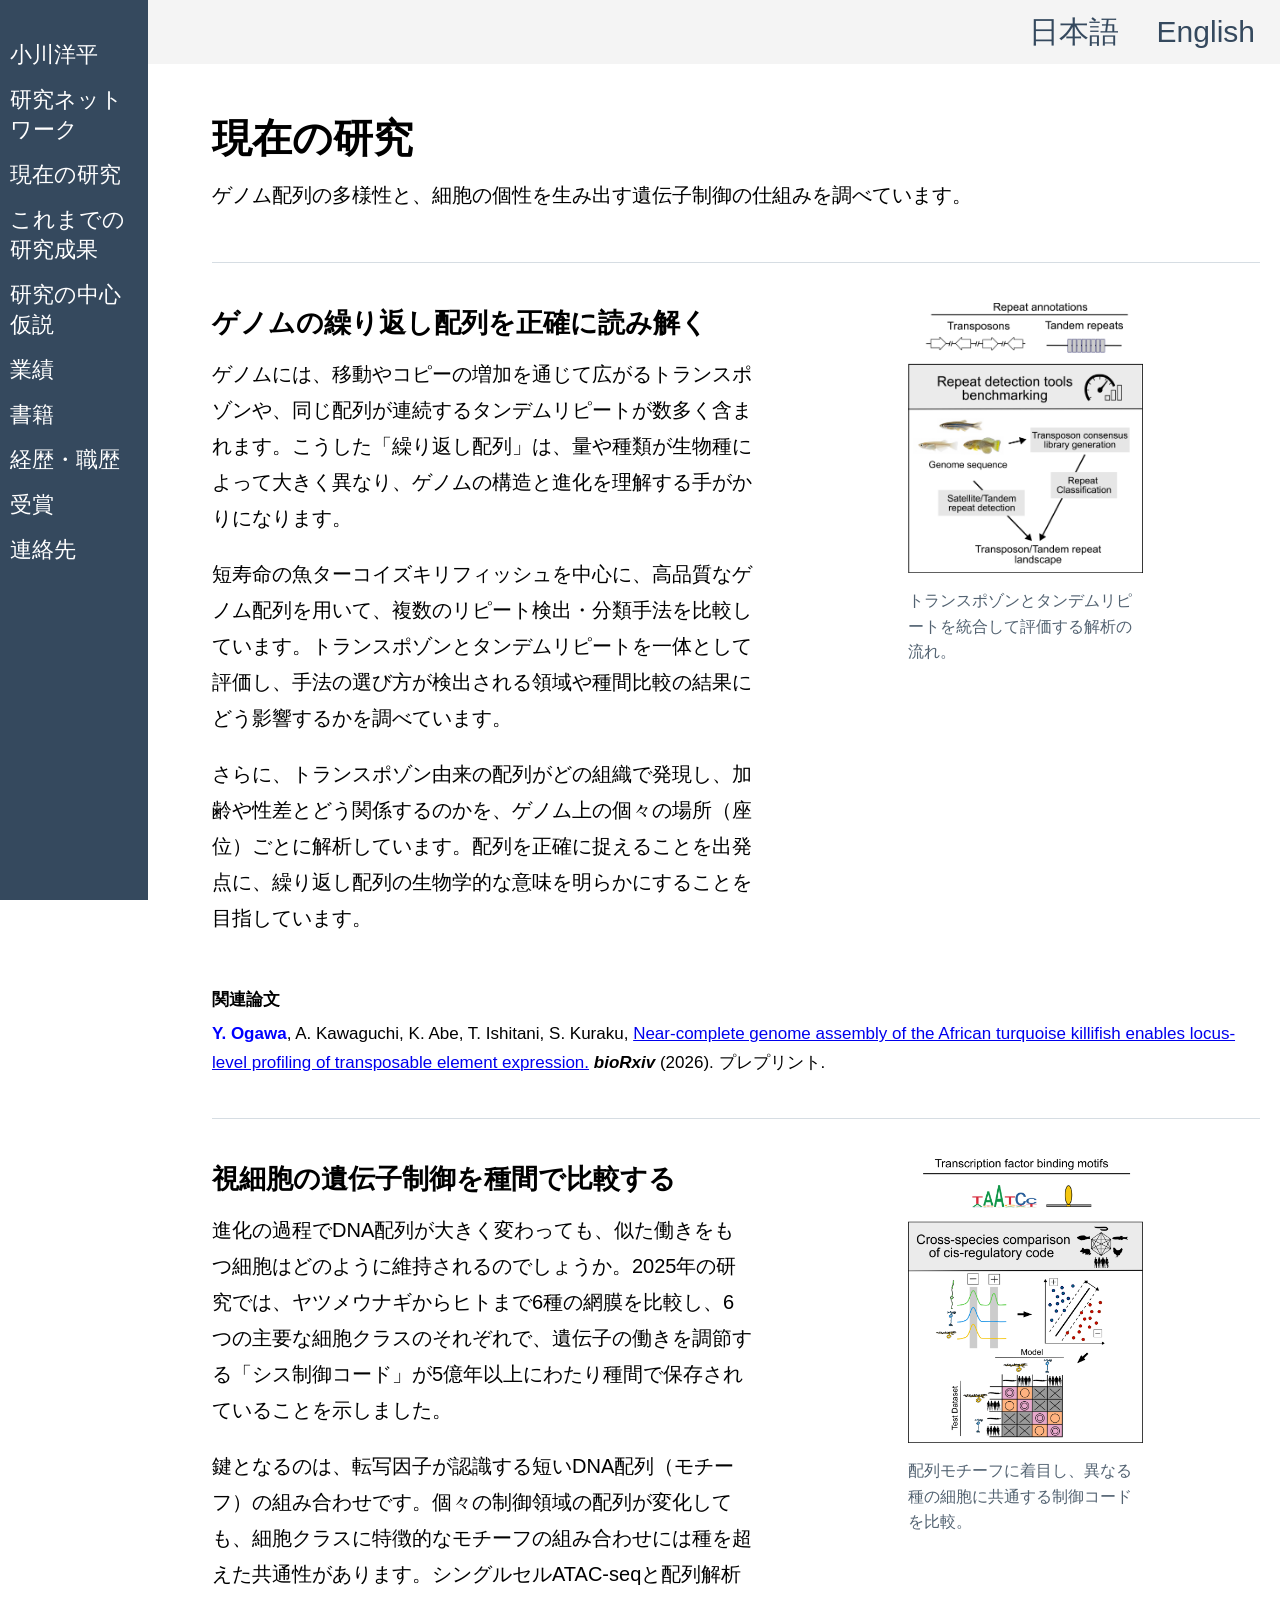
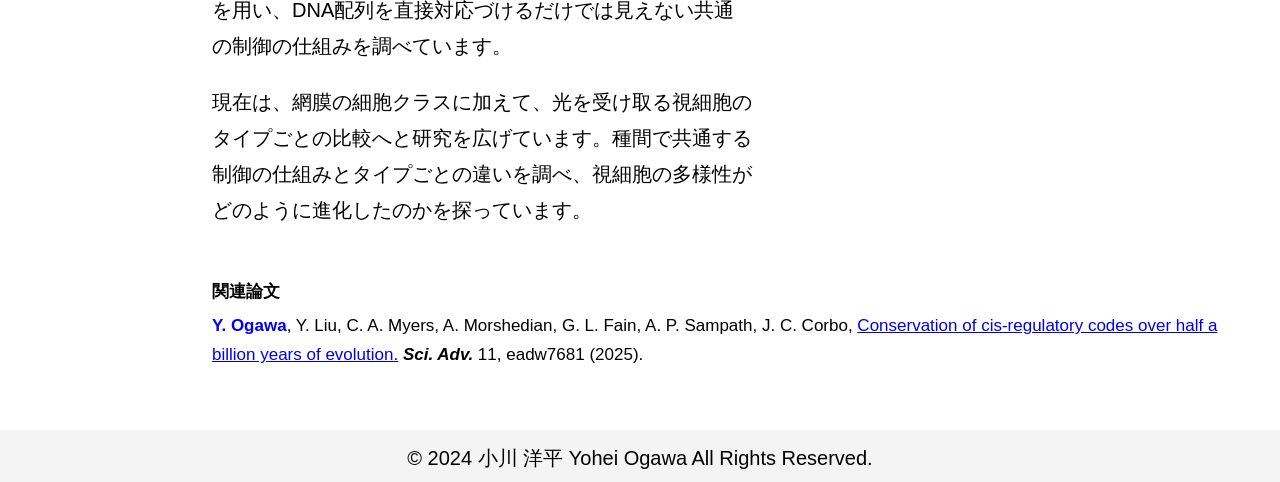
<file: currentresearch.html>
<!DOCTYPE html>
<html lang="ja">
<head>
    <meta charset="UTF-8">
    <meta http-equiv="Content-Security-Policy" content="default-src 'none'; script-src 'self' file:; style-src 'self' file:; img-src 'self' file:; media-src 'self' file:; base-uri 'none'; form-action 'none'; object-src 'none'; frame-src 'none'; worker-src 'none'; connect-src 'none'">
    <meta name="referrer" content="strict-origin-when-cross-origin">
    <meta name="viewport" content="width=device-width, initial-scale=1.0">
    <title>Current Research (現在の研究) | Yohey Ogawa</title>
    <link rel="stylesheet" href="style_v2.css?v=network-20260920">
</head>
<body class="current-research-page">
    <div class="language-switch">
        <a href="#" data-language="ja">日本語</a>
        <a href="#" data-language="en">English</a>
        <div class="mobile-header">
            <div lang="ja">
                <a href="#" data-nav-toggle aria-controls="site-navigation" aria-expanded="false">目次</a>
            </div>
            <div lang="en" hidden>
                <a href="#" data-nav-toggle aria-controls="site-navigation" aria-expanded="false">Menu</a>
            </div>
        </div>
    </div>

    <nav id="site-navigation">
        <ul>
            <div lang="ja">
                <li><a href="index.html?lang=ja#overview">小川洋平</a></li>
                <li><a href="network.html?lang=ja">研究ネットワーク</a></li>
                <li><a href="currentresearch.html?lang=ja" aria-current="page">現在の研究</a></li>
                <li><a href="research.html?lang=ja">これまでの研究成果</a></li>
                <li><a href="futureresearch.html?lang=ja">研究の中心仮説</a></li>
                <li><a href="index.html?lang=ja#publications">業績</a></li>
                <li><a href="index.html?lang=ja#books">書籍</a></li>
                <li><a href="index.html?lang=ja#career">経歴・職歴</a></li>
                <li><a href="index.html?lang=ja#awards">受賞</a></li>
                <li><a href="index.html?lang=ja#contact">連絡先</a></li>
            </div>
            <div lang="en" hidden>
                <li><a href="index.html?lang=en#overview">Yohei Ogawa</a></li>
                <li><a href="network.html?lang=en">Research Network</a></li>
                <li><a href="currentresearch.html?lang=en" aria-current="page">Current Research</a></li>
                <li><a href="research.html?lang=en">Previous Research</a></li>
                <li><a href="futureresearch.html?lang=en">Central Research Hypothesis</a></li>
                <li><a href="index.html?lang=en#publications">Publications</a></li>
                <li><a href="index.html?lang=en#books">Books</a></li>
                <li><a href="index.html?lang=en#career">Career</a></li>
                <li><a href="index.html?lang=en#awards">Awards</a></li>
                <li><a href="index.html?lang=en#contact">Contact</a></li>
            </div>
        </ul>
    </nav>

    <main>
        <header class="current-research-header">
            <div lang="ja">
                <h1>現在の研究</h1>
                <p>ゲノム配列の多様性と、細胞の個性を生み出す遺伝子制御の仕組みを調べています。</p>
            </div>
            <div lang="en" hidden>
                <h1>Current Research</h1>
                <p>Exploring genome sequence diversity and the gene regulatory mechanisms that shape cell identity.</p>
            </div>
        </header>

        <section id="repeats" class="research-topic">
            <div lang="ja" class="research-layout">
                <div class="research-copy">
                    <h2>ゲノムの繰り返し配列を正確に読み解く</h2>
                    <p>ゲノムには、移動やコピーの増加を通じて広がるトランスポゾンや、同じ配列が連続するタンデムリピートが数多く含まれます。こうした「繰り返し配列」は、量や種類が生物種によって大きく異なり、ゲノムの構造と進化を理解する手がかりになります。</p>
                    <p>短寿命の魚ターコイズキリフィッシュを中心に、高品質なゲノム配列を用いて、複数のリピート検出・分類手法を比較しています。トランスポゾンとタンデムリピートを一体として評価し、手法の選び方が検出される領域や種間比較の結果にどう影響するかを調べています。</p>
                    <p>さらに、トランスポゾン由来の配列がどの組織で発現し、加齢や性差とどう関係するのかを、ゲノム上の個々の場所（座位）ごとに解析しています。配列を正確に捉えることを出発点に、繰り返し配列の生物学的な意味を明らかにすることを目指しています。</p>
                </div>
                <figure class="research-figure">
                    <img src="media_file/figures/Repeat.png" width="2152" height="2479" alt="複数の魚類ゲノムで、タンデムリピートの検出とトランスポゾンの同定・分類を組み合わせ、繰り返し配列の全体像を比較する解析の概念図。">
                    <figcaption>トランスポゾンとタンデムリピートを統合して評価する解析の流れ。</figcaption>
                </figure>
            </div>
            <div lang="en" class="research-layout" hidden>
                <div class="research-copy">
                    <h2>Decoding repetitive sequences in genomes</h2>
                    <p>Genomes contain many repetitive sequences, including transposable elements that can move or increase in copy number and tandem repeats made of adjacent copies of a sequence. Their abundance and composition vary widely among species, offering clues to genome structure and evolution.</p>
                    <p>Using high-quality genome assemblies, with a focus on the short-lived African turquoise killifish, we compare methods for repeat detection and classification. By evaluating transposable elements and tandem repeats together, we examine how the choice of methods affects the regions we identify and the conclusions of cross-species comparisons.</p>
                    <p>We also analyze expression at individual transposable element loci across tissues to investigate associations with age and sex. Accurate repeat annotation provides the foundation for understanding the biological significance of these sequences.</p>
                </div>
                <figure class="research-figure">
                    <img src="media_file/figures/Repeat.png" width="2152" height="2479" alt="Workflow comparing repeat detection tools across fish genomes by combining tandem repeat detection with transposable element identification and classification.">
                    <figcaption>An integrated workflow for evaluating transposable elements and tandem repeats.</figcaption>
                </figure>
            </div>
            <div class="research-reference">
                <p lang="ja"><b>関連論文</b></p>
                <p lang="en" hidden><b>Related publication</b></p>
                <p><span class="publication-author"><b>Y. Ogawa</b></span>, A. Kawaguchi, K. Abe, T. Ishitani, S. Kuraku,
                    <a href="https://www.biorxiv.org/content/10.64898/2026.10.12.757905v1">Near-complete genome assembly of the African turquoise killifish enables locus-level profiling of transposable element expression.</a>
                    <b><i>bioRxiv</i></b> (2026). <span lang="ja">プレプリント</span><span lang="en" hidden>Preprint</span>.
                </p>
            </div>
        </section>

        <section id="photoreceptors" class="research-topic">
            <div lang="ja" class="research-layout">
                <div class="research-copy">
                    <h2>視細胞の遺伝子制御を種間で比較する</h2>
                    <p>進化の過程でDNA配列が大きく変わっても、似た働きをもつ細胞はどのように維持されるのでしょうか。2025年の研究では、ヤツメウナギからヒトまで6種の網膜を比較し、6つの主要な細胞クラスのそれぞれで、遺伝子の働きを調節する「シス制御コード」が5億年以上にわたり種間で保存されていることを示しました。</p>
                    <p>鍵となるのは、転写因子が認識する短いDNA配列（モチーフ）の組み合わせです。個々の制御領域の配列が変化しても、細胞クラスに特徴的なモチーフの組み合わせには種を超えた共通性があります。シングルセルATAC-seqと配列解析を用い、DNA配列を直接対応づけるだけでは見えない共通の制御の仕組みを調べています。</p>
                    <p>現在は、網膜の細胞クラスに加えて、光を受け取る視細胞のタイプごとの比較へと研究を広げています。種間で共通する制御の仕組みとタイプごとの違いを調べ、視細胞の多様性がどのように進化したのかを探っています。</p>
                </div>
                <figure class="research-figure">
                    <img src="media_file/figures/Cross-species.png" width="3411" height="4127" loading="lazy" alt="転写因子結合モチーフと細胞ごとのクロマチン情報からモデルを作り、異なる脊椎動物の網膜細胞間でシス制御コードを比較する概念図。">
                    <figcaption>配列モチーフに着目し、異なる種の細胞に共通する制御コードを比較。</figcaption>
                </figure>
            </div>
            <div lang="en" class="research-layout" hidden>
                <div class="research-copy">
                    <h2>Comparing gene regulation across photoreceptor types</h2>
                    <p>How do cells retain similar functions as their DNA sequences change during evolution? In our 2025 study, we compared retinas from six species, from lamprey to human, and showed that the cis-regulatory codes of all six major retinal cell classes have been conserved across species for more than 500 million years.</p>
                    <p>A key feature is the combination of short DNA motifs recognized by transcription factors. Although individual regulatory regions have changed extensively, cell-class-specific motif combinations remain similar across species. Using single-cell ATAC-seq and sequence analysis, we investigate shared regulatory mechanisms that are not apparent from direct DNA sequence alignment alone.</p>
                    <p>We are now extending these comparisons beyond retinal cell classes to individual photoreceptor types. By examining shared regulatory features and differences among types across species, we aim to understand how photoreceptor diversity evolved.</p>
                </div>
                <figure class="research-figure">
                    <img src="media_file/figures/Cross-species.png" width="3411" height="4127" loading="lazy" alt="Transcription factor binding motifs and cell-specific chromatin profiles are used to model and compare cis-regulatory codes across vertebrate retinal cells.">
                    <figcaption>Comparing regulatory codes across species through shared DNA sequence motifs.</figcaption>
                </figure>
            </div>
            <div class="research-reference">
                <p lang="ja"><b>関連論文</b></p>
                <p lang="en" hidden><b>Related publication</b></p>
                <p><span class="publication-author"><b>Y. Ogawa</b></span>, Y. Liu, C. A. Myers, A. Morshedian, G. L. Fain, A. P. Sampath, J. C. Corbo,
                    <a href="https://doi.org/10.1126/sciadv.adw7681">Conservation of cis-regulatory codes over half a billion years of evolution.</a>
                    <b><i>Sci. Adv.</i></b> 11, eadw7681 (2025).
                </p>
            </div>
        </section>
    </main>

    <footer>
        <p>&copy; 2024 小川 洋平 Yohei Ogawa All Rights Reserved.</p>
    </footer>
    <script src="script.js?v=security-20260919" defer></script>
</body>
</html>
</file>
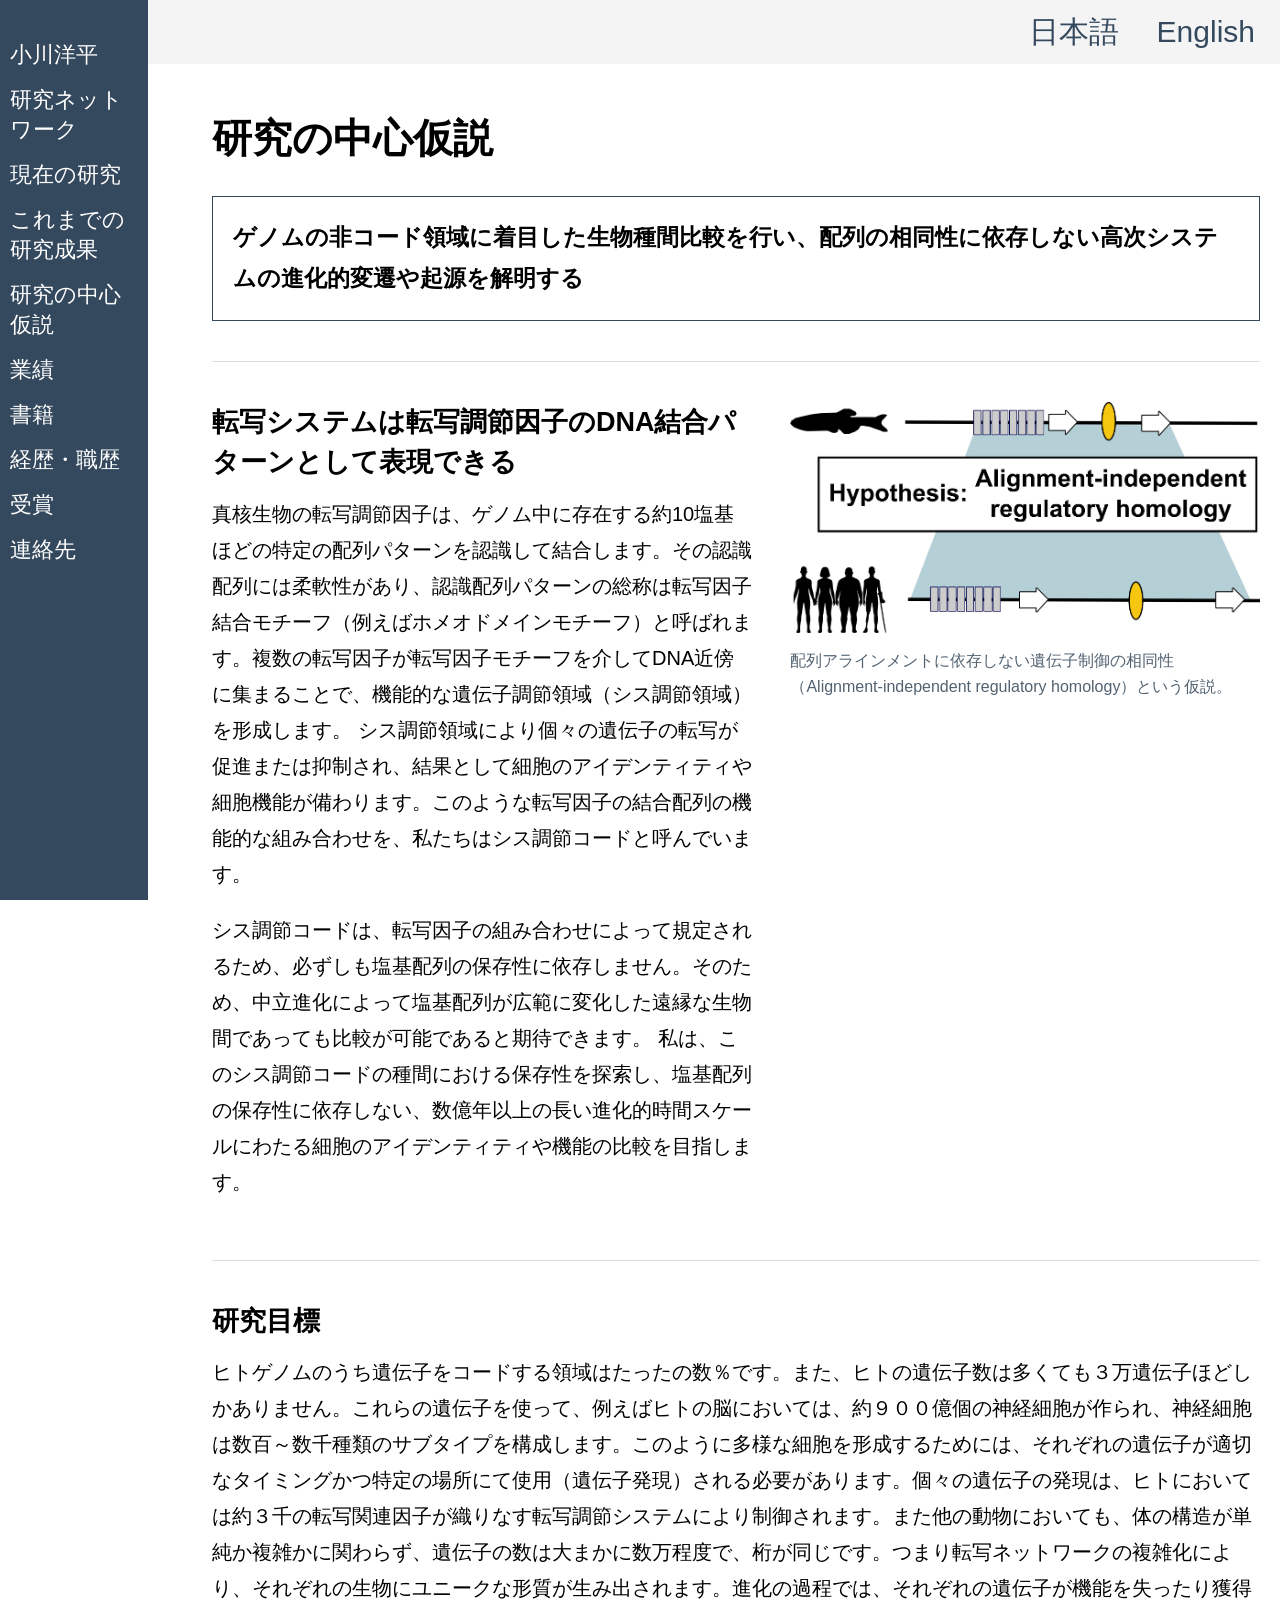
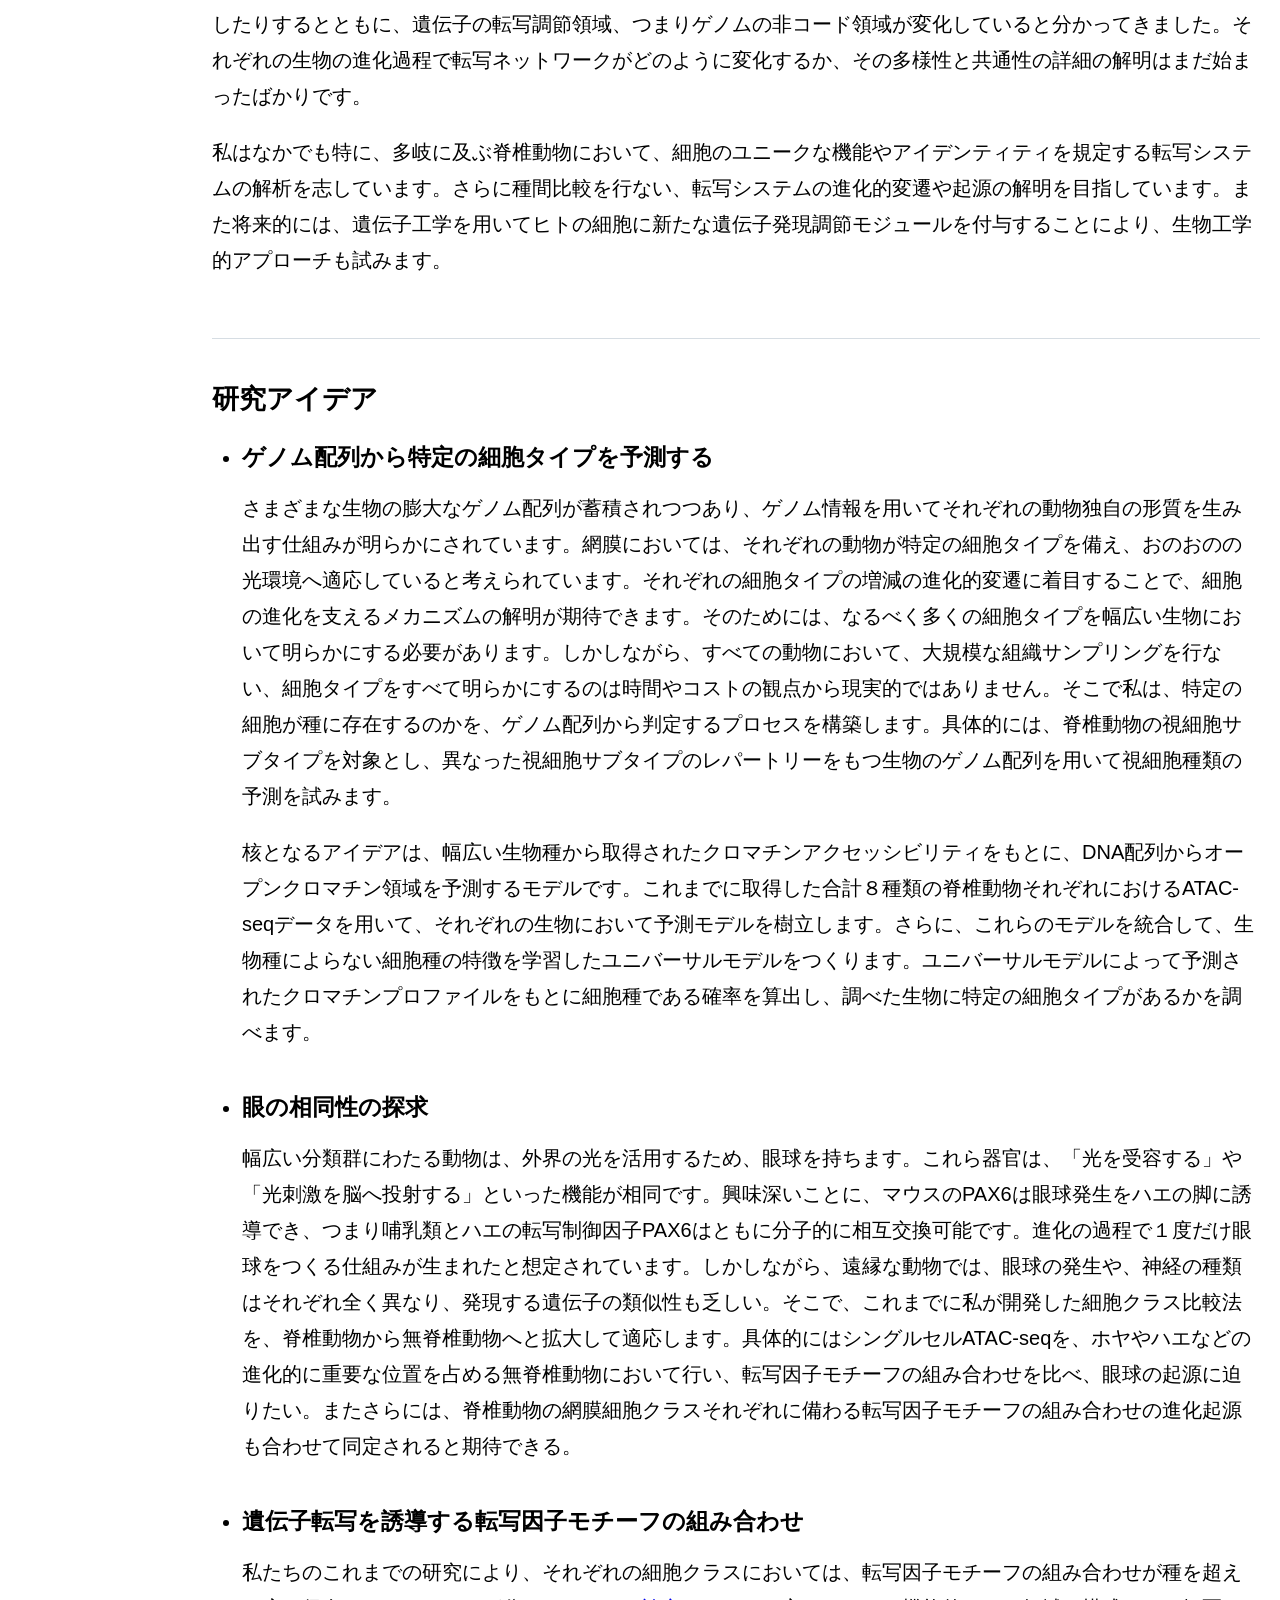
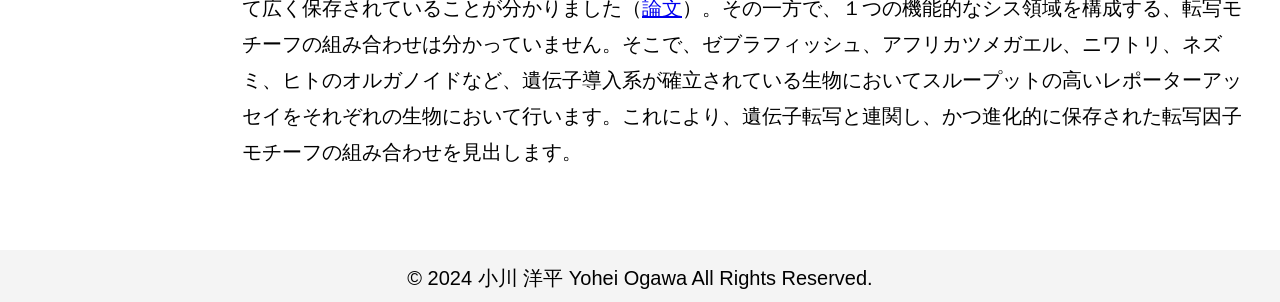
<file: futureresearch.html>
<!DOCTYPE html>
<html lang="ja">
<head>
    <meta charset="UTF-8">
    <meta http-equiv="Content-Security-Policy" content="default-src 'none'; script-src 'self' file:; style-src 'self' file:; img-src 'self' file:; media-src 'self' file:; base-uri 'none'; form-action 'none'; object-src 'none'; frame-src 'none'; worker-src 'none'; connect-src 'none'">
    <meta name="referrer" content="strict-origin-when-cross-origin">
    <meta name="viewport" content="width=device-width, initial-scale=1.0">
    <title>Central Research Hypothesis (研究の中心仮説) | Yohey Ogawa</title>

    <!-- 外部CSSファイルの読み込み -->
    <link rel="stylesheet" href="style_v2.css?v=network-20260920">

</head>

<body class="hypothesis-page">

    <div class="language-switch">
        <a href="#" data-language="ja">日本語</a>
        <a href="#" data-language="en">English</a>
        <!-- mobile-header を直下に移動 -->
        <div class="mobile-header">
            <div lang="ja">
                <a href="#" data-nav-toggle aria-controls="site-navigation" aria-expanded="false">目次</a>
            </div>
            <div lang="en" hidden>
                <a href="#" data-nav-toggle aria-controls="site-navigation" aria-expanded="false">Menu</a>
            </div>
        </div>
    </div>

    <nav id="site-navigation">
        <ul>
            <div lang="ja">
                <li><a href="index.html#overview">小川洋平</a></li>
                <li><a href="network.html?lang=ja">研究ネットワーク</a></li>
                <li><a href="currentresearch.html?lang=ja">現在の研究</a></li>
                <li><a href="research.html">これまでの研究成果</a></li>
                <li><a href="futureresearch.html?lang=ja" aria-current="page">研究の中心仮説</a></li>
                <li><a href="index.html#publications">業績</a></li>
                <li><a href="index.html?lang=ja#books">書籍</a></li>
                <li><a href="index.html#career">経歴・職歴</a></li>
                <li><a href="index.html#awards">受賞</a></li>
                <li><a href="index.html#contact">連絡先</a></li>
            </div>
            <div lang="en" hidden>
                <li><a href="index.html?lang=en#overview">Yohei Ogawa</a></li>
                <li><a href="network.html?lang=en">Research Network</a></li>
                <li><a href="currentresearch.html?lang=en">Current Research</a></li>
                <li><a href="research.html?lang=en">Previous Research</a></li>
                <li><a href="futureresearch.html?lang=en" aria-current="page">Central Research Hypothesis</a></li>
                <li><a href="index.html?lang=en#publications">Publications</a></li>
                <li><a href="index.html?lang=en#books">Books</a></li>
                <li><a href="index.html?lang=en#career">Career</a></li>
                <li><a href="index.html?lang=en#awards">Awards</a></li>
                <li><a href="index.html?lang=en#contact">Contact</a></li>
            </div>
        </ul>
    </nav>

    <main>
        <header class="hypothesis-header">
            <div lang="ja">
                <h1>研究の中心仮説</h1>
                <p class="research-mission"><strong>ゲノムの非コード領域に着目した生物種間比較を行い、配列の相同性に依存しない高次システムの進化的変遷や起源を解明する</strong></p>
            </div>
            <div lang="en" hidden>
                <h1>Central Research Hypothesis</h1>
                <p class="research-mission"><strong>Compare noncoding genomic regions across species to uncover the evolutionary transitions and origins of higher-order biological systems without relying on sequence homology.</strong></p>
            </div>
        </header>

        <section id="atac" class="research-topic">
            <div lang="ja" class="research-layout">
                <div class="research-copy">
                    <h2>転写システムは転写調節因子のDNA結合パターンとして表現できる</h2>
                    <p>真核生物の転写調節因子は、ゲノム中に存在する約10塩基ほどの特定の配列パターンを認識して結合します。その認識配列には柔軟性があり、認識配列パターンの総称は転写因子結合モチーフ（例えばホメオドメインモチーフ）と呼ばれます。複数の転写因子が転写因子モチーフを介してDNA近傍に集まることで、機能的な遺伝子調節領域（シス調節領域）を形成します。
                                        シス調節領域により個々の遺伝子の転写が促進または抑制され、結果として細胞のアイデンティティや細胞機能が備わります。このような転写因子の結合配列の機能的な組み合わせを、私たちはシス調節コードと呼んでいます。
                                        </p>
                    <p>シス調節コードは、転写因子の組み合わせによって規定されるため、必ずしも塩基配列の保存性に依存しません。そのため、中立進化によって塩基配列が広範に変化した遠縁な生物間であっても比較が可能であると期待できます。
                                        私は、このシス調節コードの種間における保存性を探索し、塩基配列の保存性に依存しない、数億年以上の長い進化的時間スケールにわたる細胞のアイデンティティや機能の比較を目指します。</p>
                </div>
                <figure class="research-figure">
                    <img src="media_file/figures/AIR.png" width="2050" height="1010" alt="魚類とヒトの模式図を用いて、DNA配列のアラインメントに依存しない遺伝子制御の相同性を示す概念図。">
                    <figcaption>配列アラインメントに依存しない遺伝子制御の相同性（Alignment-independent regulatory homology）という仮説。</figcaption>
                </figure>
            </div>
            <div lang="en" class="research-layout" hidden>
                <div class="research-copy">
                    <h2>Transcriptional systems can be represented as patterns of transcription factor binding to DNA</h2>
                    <p>Eukaryotic transcription factors are capable of recognizing and binding to specific nucleotide sequences in the genome. These recognition sequences exhibit flexibility, and the general term for recognition sequence patterns is transcription factor binding motifs (e.g., homeodomain motifs). Multiple transcription factors gather near DNA through transcription factor motifs to form functional gene regulatory regions (cis-regulatory regions). These cis-regulatory regions promote or inhibit the transcription of individual genes, resulting in cell identity and function. The term "cis-regulatory codes" is employed to denote the functional combinations of transcription factor binding sequences. The objective of my study is to make comparisons of cis-regulatory codes across species, with the aim of conducting interspecies comparisons of cell identity and function over extended periods of time (hundreds of millions of years) that are not contingent upon the conservation of nucleotide sequences.</p>
                </div>
                <figure class="research-figure">
                    <img src="media_file/figures/AIR.png" width="2050" height="1010" alt="Diagram comparing fish and human genomes to illustrate regulatory homology independent of DNA sequence alignment.">
                    <figcaption>The hypothesis of alignment-independent regulatory homology.</figcaption>
                </figure>
            </div>
        </section>

        <section id="research-goals" class="research-topic">
            <div lang="ja" class="research-copy">
                <h2>研究目標</h2>
                <p>ヒトゲノムのうち遺伝子をコードする領域はたったの数％です。また、ヒトの遺伝子数は多くても３万遺伝子ほどしかありません。これらの遺伝子を使って、例えばヒトの脳においては、約９００億個の神経細胞が作られ、神経細胞は数百～数千種類のサブタイプを構成します。このように多様な細胞を形成するためには、それぞれの遺伝子が適切なタイミングかつ特定の場所にて使用（遺伝子発現）される必要があります。個々の遺伝子の発現は、ヒトにおいては約３千の転写関連因子が織りなす転写調節システムにより制御されます。また他の動物においても、体の構造が単純か複雑かに関わらず、遺伝子の数は大まかに数万程度で、桁が同じです。つまり転写ネットワークの複雑化により、それぞれの生物にユニークな形質が生み出されます。進化の過程では、それぞれの遺伝子が機能を失ったり獲得したりするとともに、遺伝子の転写調節領域、つまりゲノムの非コード領域が変化していると分かってきました。それぞれの生物の進化過程で転写ネットワークがどのように変化するか、その多様性と共通性の詳細の解明はまだ始まったばかりです。</p>
                <p>私はなかでも特に、多岐に及ぶ脊椎動物において、細胞のユニークな機能やアイデンティティを規定する転写システムの解析を志しています。さらに種間比較を行ない、転写システムの進化的変遷や起源の解明を目指しています。また将来的には、遺伝子工学を用いてヒトの細胞に新たな遺伝子発現調節モジュールを付与することにより、生物工学的アプローチも試みます。</p>
            </div>
            <div lang="en" class="research-copy" hidden>
                <h2>Research Goals</h2>
                <p>Only a few percent of the human genome contains genes, and there are about 30,000 of them at most. Using genes in the human brain, for example, about 90 billion neurons are created, and neurons form hundreds to thousands of subtypes. To form such diverse cells, each gene must be used (expressed) at the right time and in the right place. The expression of individual genes is controlled by a system of about 3,000 factors in humans and mice. In animals, the number of genes is roughly tens of thousands, regardless of whether their body structure is simple or complex. In other words, the complexity of the transcription network creates the unique traits of each organism. It has been found that during evolution, the transcriptional control mechanisms change as genes lose or gain functions. We are just beginning to understand how these networks change during evolution.</p>
                <p>I am particularly interested in studying the transcription systems that define the unique functions and identities of cells in non-mammalian vertebrates. Furthermore, I aim to understand how these systems have evolved and where they came from by comparing them across different species, including mammals, which is a common practice in research. In the future, I hope to contribute to medicine by using genetic engineering to add new functions to human cells.</p>
            </div>
        </section>

        <section id="research-ideas" class="research-topic">
            <div lang="ja" class="research-copy">
                <h2>研究アイデア</h2>
                <ul class="research-ideas">
                    <li>
                        <h3>ゲノム配列から特定の細胞タイプを予測する</h3>
                        <p>さまざまな生物の膨大なゲノム配列が蓄積されつつあり、ゲノム情報を用いてそれぞれの動物独自の形質を生み出す仕組みが明らかにされています。網膜においては、それぞれの動物が特定の細胞タイプを備え、おのおのの光環境へ適応していると考えられています。それぞれの細胞タイプの増減の進化的変遷に着目することで、細胞の進化を支えるメカニズムの解明が期待できます。そのためには、なるべく多くの細胞タイプを幅広い生物において明らかにする必要があります。しかしながら、すべての動物において、大規模な組織サンプリングを行ない、細胞タイプをすべて明らかにするのは時間やコストの観点から現実的ではありません。そこで私は、特定の細胞が種に存在するのかを、ゲノム配列から判定するプロセスを構築します。具体的には、脊椎動物の視細胞サブタイプを対象とし、異なった視細胞サブタイプのレパートリーをもつ生物のゲノム配列を用いて視細胞種類の予測を試みます。</p>
                        <p>核となるアイデアは、幅広い生物種から取得されたクロマチンアクセッシビリティをもとに、DNA配列からオープンクロマチン領域を予測するモデルです。これまでに取得した合計８種類の脊椎動物それぞれにおけるATAC-seqデータを用いて、それぞれの生物において予測モデルを樹立します。さらに、これらのモデルを統合して、生物種によらない細胞種の特徴を学習したユニバーサルモデルをつくります。ユニバーサルモデルによって予測されたクロマチンプロファイルをもとに細胞種である確率を算出し、調べた生物に特定の細胞タイプがあるかを調べます。</p>
                    </li>
                    <li>
                        <h3>眼の相同性の探求</h3>
                        <p>幅広い分類群にわたる動物は、外界の光を活用するため、眼球を持ちます。これら器官は、「光を受容する」や「光刺激を脳へ投射する」といった機能が相同です。興味深いことに、マウスのPAX6は眼球発生をハエの脚に誘導でき、つまり哺乳類とハエの転写制御因子PAX6はともに分子的に相互交換可能です。進化の過程で１度だけ眼球をつくる仕組みが生まれたと想定されています。しかしながら、遠縁な動物では、眼球の発生や、神経の種類はそれぞれ全く異なり、発現する遺伝子の類似性も乏しい。そこで、これまでに私が開発した細胞クラス比較法を、脊椎動物から無脊椎動物へと拡大して適応します。具体的にはシングルセルATAC-seqを、ホヤやハエなどの進化的に重要な位置を占める無脊椎動物において行い、転写因子モチーフの組み合わせを比べ、眼球の起源に迫りたい。またさらには、脊椎動物の網膜細胞クラスそれぞれに備わる転写因子モチーフの組み合わせの進化起源も合わせて同定されると期待できる。</p>
                    </li>
                    <li>
                        <h3>遺伝子転写を誘導する転写因子モチーフの組み合わせ</h3>
                        <p>私たちのこれまでの研究により、それぞれの細胞クラスにおいては、転写因子モチーフの組み合わせが種を超えて広く保存されていることが分かりました（<a href="https://doi.org/10.1126/sciadv.adw7681">論文</a>）。その一方で、１つの機能的なシス領域を構成する、転写モチーフの組み合わせは分かっていません。そこで、ゼブラフィッシュ、アフリカツメガエル、ニワトリ、ネズミ、ヒトのオルガノイドなど、遺伝子導入系が確立されている生物においてスループットの高いレポーターアッセイをそれぞれの生物において行います。これにより、遺伝子転写と連関し、かつ進化的に保存された転写因子モチーフの組み合わせを見出します。</p>
                    </li>
                </ul>
            </div>
            <div lang="en" class="research-copy" hidden>
                <h2>Research Ideas</h2>
                <ul class="research-ideas">
                    <li>
                        <h3>Predicting specific cell types from genome sequences</h3>
                        <p>There is a lot of data about genomes from different organisms. This data helps us understand how animals' traits are formed. It seems that each animal has certain cell types in its retina. These cell types help each animal adapt to its own light environment. By studying how cell types change over time, we can learn more about how cells evolve. To do this, we need to identify as many cell types as possible in many different organisms. But it would take too long and cost too much to collect samples from all animals and identify all their cell types. So, I will build a process to determine whether a specific cell exists in a species based on its genome sequence. Specifically, I will target photoreceptor subtypes in vertebrates and try to predict photoreceptor types using the genome sequences of organisms with different photoreceptor subtypes.</p>
                        <p>The main idea is to predict open chromatin regions from DNA sequences based on data about chromatin accessibility from many different species. We will create a prediction model for each species using ATAC-seq data from a total of eight different vertebrate species. We will also combine these models to create a universal model that has learned the characteristics of cell types that are not dependent on the species. We will calculate the probability of a cell type based on the chromatin profile predicted by the universal model. Then, we will investigate whether there are specific cell types in the organisms we have studied.</p>
                    </li>
                    <li>
                        <h3>Exploration of eye homology</h3>
                        <p>Animals across a wide range of taxa possess eyes to utilize external light, and these organs exhibit homologous functions, such as "receiving light" and "projecting light stimuli to the brain."Notably, mouse transcriptional regulator PAX6 has been observed to induce eye development in the legs of flies, suggesting that PAX6 in mouse and flies are molecularly interchangeable.Consequently, a hypothesis has been postulated that the mechanism underlying eye development emerged on a singular occasion during the course of evolution. However, in distantly related animals, the process of eye development and the types of neurons are completely different, and the sequence similarity of expressed genes is low.In light of these findings, the present study aims to apply the cell class comparison method initially developed in vertebrates to invertebrates.Specifically, the study will entail the implementation of single-cell ATAC-seq of eyes in invertebrates, which occupy a substantial evolutionary niche, including tunicates and flies. This approach will facilitate a comparative analysis of transcription systems, encompassing the examination of combinations of transcription factor motifs.This approach will facilitate the investigation of the evolution of eyes.Furthermore, it is anticipated that the evolutionary origins of the combinations of transcription factor motifs present in each retinal cell class of vertebrates will be identified.</p>
                    </li>
                    <li>
                        <h3>Combinations of transcription factor motifs that induce gene transcription</h3>
                        <p>Our previous research has shown that combinations of transcription factor motifs are widely conserved across species in each cell class (<a href="https://doi.org/10.1126/sciadv.adw7681">publication</a>). However, the combinations of transcription motifs that constitute a single functional cis-regulatory region are not yet known. Therefore, we will conduct high-throughput reporter assays in organisms with established gene introduction systems, such as zebrafish, African clawed frog, chicken, mouse, and human organoids. This will allow us to identify combinations of transcription factor motifs that are associated with gene transcription and evolutionarily conserved.</p>
                    </li>
                </ul>
            </div>
        </section>
    </main>

    <footer>
        <p>&copy; 2024 小川 洋平 Yohei Ogawa All Rights Reserved.</p>
    </footer>

    <!-- java scriptの読み込み -->
    <script src="script.js?v=security-20260919" defer></script>

</body>
</html>
</file>
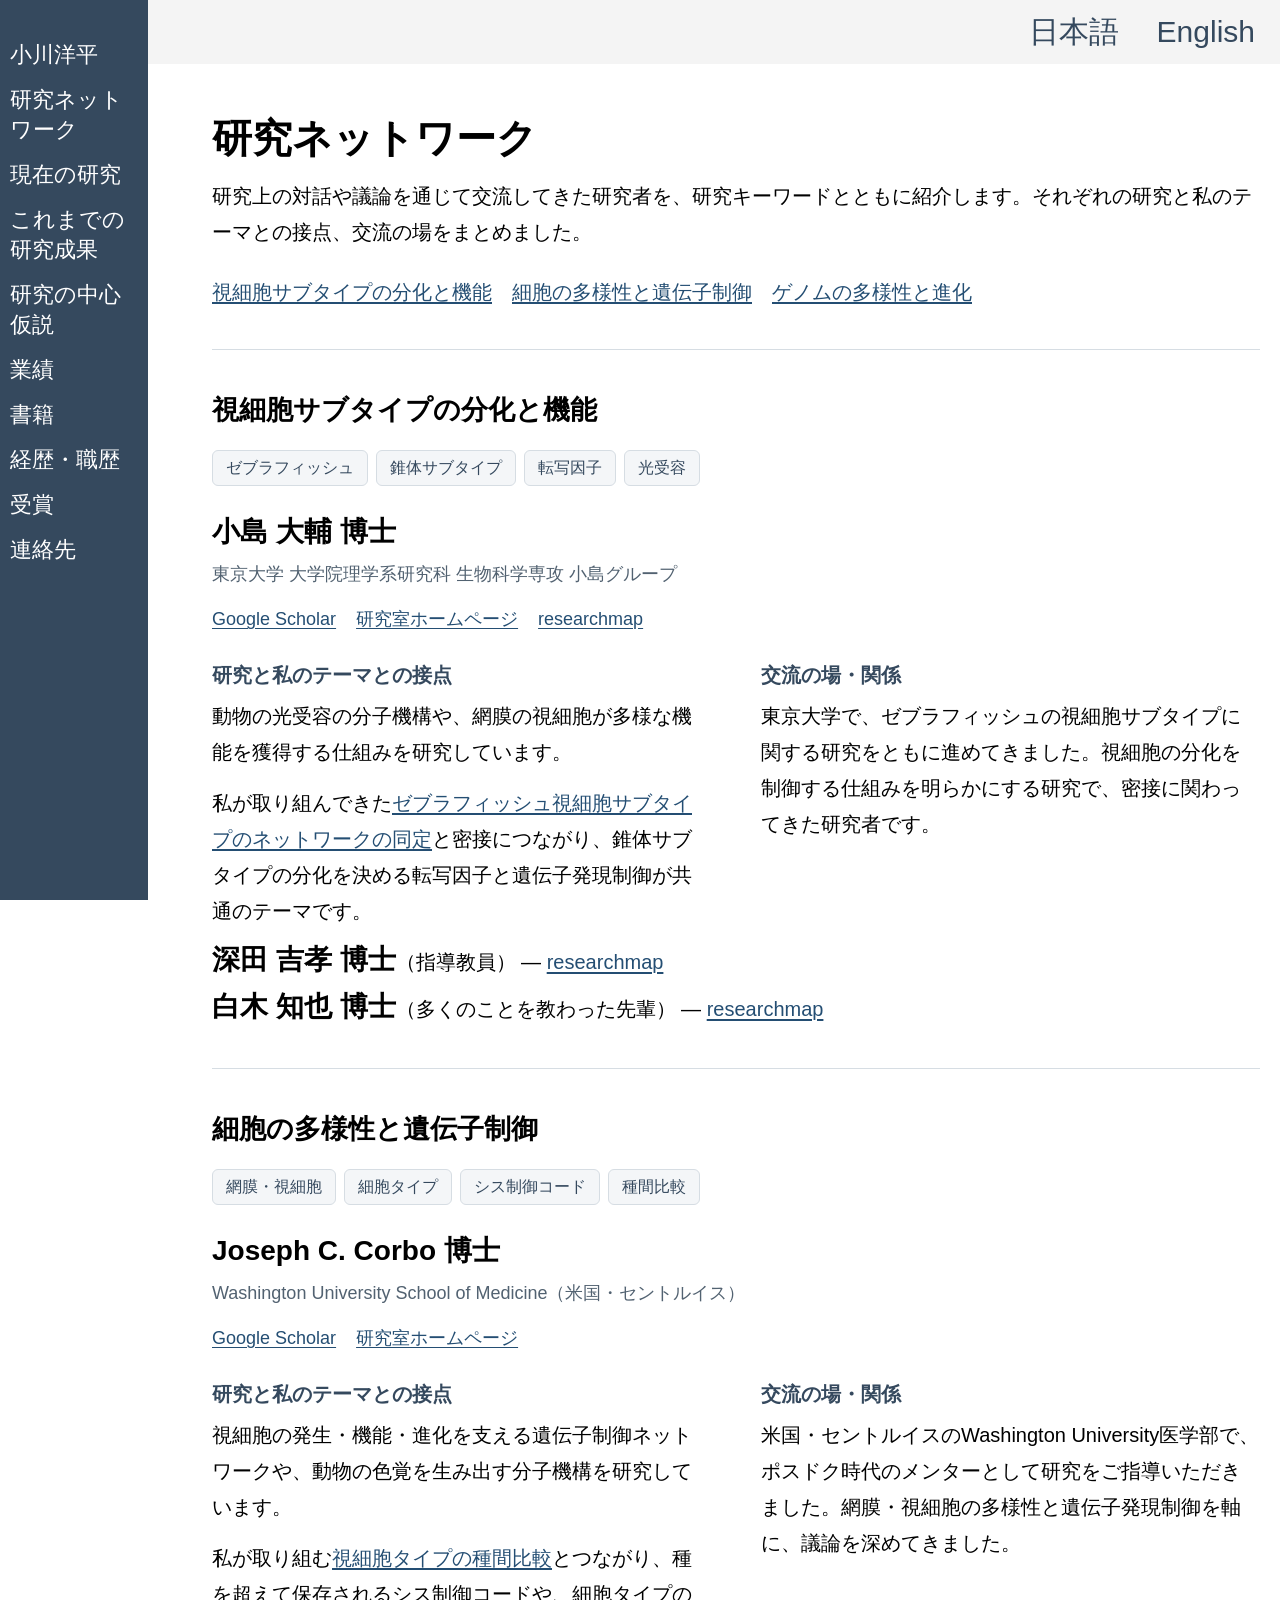
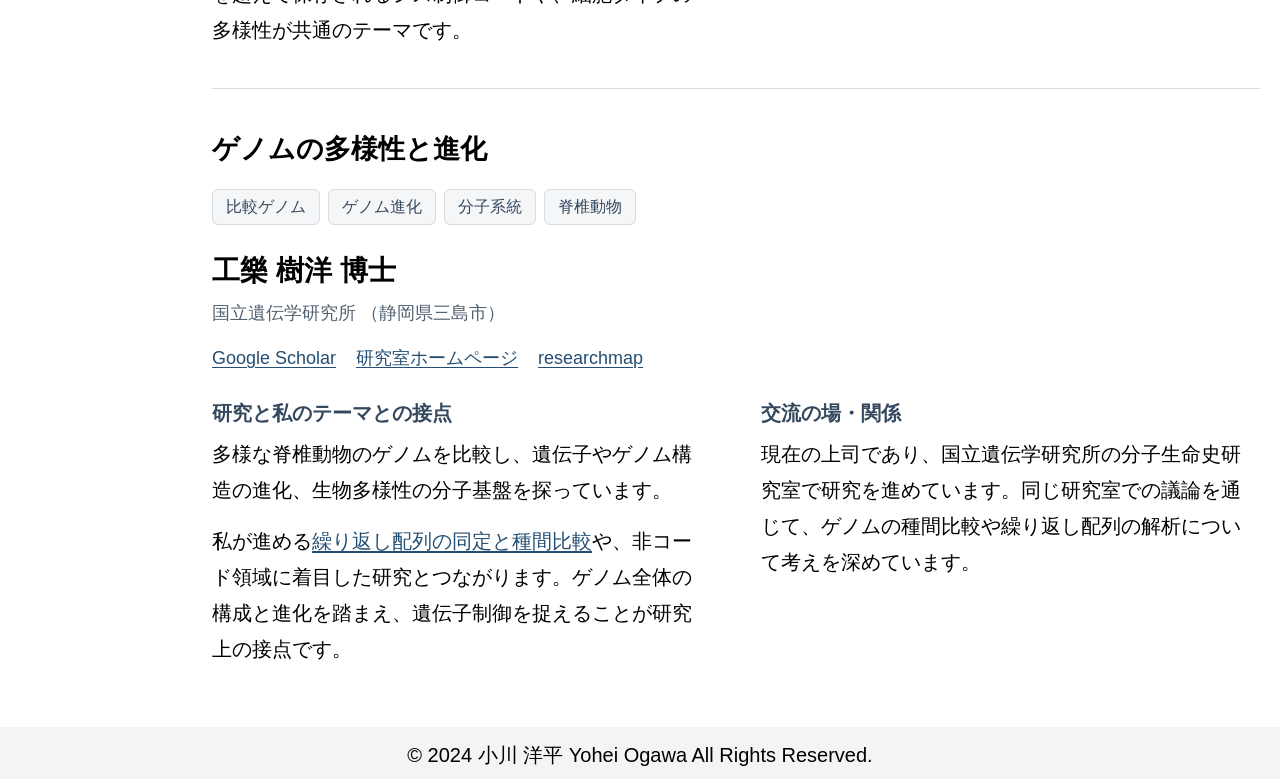
<file: network.html>
<!DOCTYPE html>
<html lang="ja">
<head>
    <meta charset="UTF-8">
    <meta http-equiv="Content-Security-Policy" content="default-src 'none'; script-src 'self' file:; style-src 'self' file:; img-src 'self' file:; media-src 'self' file:; base-uri 'none'; form-action 'none'; object-src 'none'; frame-src 'none'; worker-src 'none'; connect-src 'none'">
    <meta name="referrer" content="strict-origin-when-cross-origin">
    <meta name="viewport" content="width=device-width, initial-scale=1.0">
    <title>Research Network (研究ネットワーク) | Yohey Ogawa</title>
    <link rel="stylesheet" href="style_v2.css?v=network-20261019">
</head>
<body class="research-network-page">
    <div class="language-switch">
        <a href="#" data-language="ja">日本語</a>
        <a href="#" data-language="en">English</a>
        <div class="mobile-header">
            <div lang="ja">
                <a href="#" data-nav-toggle aria-controls="site-navigation" aria-expanded="false">目次</a>
            </div>
            <div lang="en" hidden>
                <a href="#" data-nav-toggle aria-controls="site-navigation" aria-expanded="false">Menu</a>
            </div>
        </div>
    </div>

    <nav id="site-navigation">
        <ul>
            <div lang="ja">
                <li><a href="index.html?lang=ja#overview">小川洋平</a></li>
                <li><a href="network.html?lang=ja" aria-current="page">研究ネットワーク</a></li>
                <li><a href="currentresearch.html?lang=ja">現在の研究</a></li>
                <li><a href="research.html?lang=ja">これまでの研究成果</a></li>
                <li><a href="futureresearch.html?lang=ja">研究の中心仮説</a></li>
                <li><a href="index.html?lang=ja#publications">業績</a></li>
                <li><a href="index.html?lang=ja#books">書籍</a></li>
                <li><a href="index.html?lang=ja#career">経歴・職歴</a></li>
                <li><a href="index.html?lang=ja#awards">受賞</a></li>
                <li><a href="index.html?lang=ja#contact">連絡先</a></li>
            </div>
            <div lang="en" hidden>
                <li><a href="index.html?lang=en#overview">Yohei Ogawa</a></li>
                <li><a href="network.html?lang=en" aria-current="page">Research Network</a></li>
                <li><a href="currentresearch.html?lang=en">Current Research</a></li>
                <li><a href="research.html?lang=en">Previous Research</a></li>
                <li><a href="futureresearch.html?lang=en">Central Research Hypothesis</a></li>
                <li><a href="index.html?lang=en#publications">Publications</a></li>
                <li><a href="index.html?lang=en#books">Books</a></li>
                <li><a href="index.html?lang=en#career">Career</a></li>
                <li><a href="index.html?lang=en#awards">Awards</a></li>
                <li><a href="index.html?lang=en#contact">Contact</a></li>
            </div>
        </ul>
    </nav>

    <main>
        <header class="network-header">
            <div lang="ja">
                <h1>研究ネットワーク</h1>
                <p>研究上の対話や議論を通じて交流してきた研究者を、研究キーワードとともに紹介します。それぞれの研究と私のテーマとの接点、交流の場をまとめました。</p>
                <ul class="network-index" aria-label="研究キーワードから探す">
                    <li><a href="#photoreceptor-subtypes">視細胞サブタイプの分化と機能</a></li>
                    <li><a href="#cell-regulation">細胞の多様性と遺伝子制御</a></li>
                    <li><a href="#genome-evolution">ゲノムの多様性と進化</a></li>
                </ul>
            </div>
            <div lang="en" hidden>
                <h1>Research Network</h1>
                <p>Meet researchers with whom I have exchanged ideas, grouped by research keywords. These profiles introduce their work, its connections to my research, and where we have interacted.</p>
                <ul class="network-index" aria-label="Explore by research keywords">
                    <li><a href="#photoreceptor-subtypes">Photoreceptor subtype differentiation and function</a></li>
                    <li><a href="#cell-regulation">Cell diversity and gene regulation</a></li>
                    <li><a href="#genome-evolution">Genome diversity and evolution</a></li>
                </ul>
            </div>
        </header>

        <section id="photoreceptor-subtypes" class="network-group">
            <div lang="ja">
                <h2>視細胞サブタイプの分化と機能</h2>
                <ul class="network-keywords" aria-label="研究キーワード">
                    <li>ゼブラフィッシュ</li>
                    <li>錐体サブタイプ</li>
                    <li>転写因子</li>
                    <li>光受容</li>
                </ul>
                <article class="network-person">
                    <h3>小島 大輔 博士</h3>
                    <p class="network-affiliation">東京大学 大学院理学系研究科 生物科学専攻 小島グループ</p>
                    <ul class="network-links" aria-label="小島大輔博士の関連リンク">
                        <li><a href="https://scholar.google.com/citations?user=AIrGqG0AAAAJ">Google Scholar</a></li>
                        <li><a href="https://sites.google.com/g.ecc.u-tokyo.ac.jp/neurobiochem/">研究室ホームページ</a></li>
                        <li><a href="https://researchmap.jp/daisuke_kojima">researchmap</a></li>
                    </ul>
                    <dl class="network-details">
                        <div>
                            <dt>研究と私のテーマとの接点</dt>
                            <dd>
                                <p>動物の光受容の分子機構や、網膜の視細胞が多様な機能を獲得する仕組みを研究しています。</p>
                                <p>私が取り組んできた<a href="research.html?lang=ja#zebrafish">ゼブラフィッシュ視細胞サブタイプのネットワークの同定</a>と密接につながり、錐体サブタイプの分化を決める転写因子と遺伝子発現制御が共通のテーマです。</p>
                            </dd>
                        </div>
                        <div>
                            <dt>交流の場・関係</dt>
                            <dd>東京大学で、ゼブラフィッシュの視細胞サブタイプに関する研究をともに進めてきました。視細胞の分化を制御する仕組みを明らかにする研究で、密接に関わってきた研究者です。</dd>
                        </div>
                    </dl>
                </article>
                <p class="network-contact"><b class="network-contact-name">深田 吉孝 博士</b>（指導教員） — <a href="https://researchmap.jp/read0180571">researchmap</a></p>
                <p class="network-contact"><b class="network-contact-name">白木 知也 博士</b>（多くのことを教わった先輩） — <a href="https://researchmap.jp/tomoyashiraki">researchmap</a></p>
            </div>
            <div lang="en" hidden>
                <h2>Photoreceptor subtype differentiation and function</h2>
                <ul class="network-keywords" aria-label="Research keywords">
                    <li>Zebrafish</li>
                    <li>Cone subtypes</li>
                    <li>Transcription factors</li>
                    <li>Photoreception</li>
                </ul>
                <article class="network-person">
                    <h3>Daisuke Kojima, PhD</h3>
                    <p class="network-affiliation">Kojima Group, Department of Biological Sciences, Graduate School of Science, The University of Tokyo</p>
                    <ul class="network-links" aria-label="Links for Daisuke Kojima">
                        <li><a href="https://scholar.google.com/citations?user=AIrGqG0AAAAJ">Google Scholar</a></li>
                        <li><a href="https://sites.google.com/g.ecc.u-tokyo.ac.jp/neurobiochem/">Lab website</a></li>
                        <li><a href="https://researchmap.jp/daisuke_kojima">researchmap</a></li>
                    </ul>
                    <dl class="network-details">
                        <div>
                            <dt>Research and connections to my work</dt>
                            <dd>
                                <p>He studies the molecular mechanisms of animal photoreception and how retinal photoreceptors acquire diverse functions.</p>
                                <p>His work is closely connected to my research on <a href="research.html?lang=en#zebrafish">identifying gene regulatory networks in zebrafish photoreceptor subtypes</a>. Shared themes include the transcription factors and gene regulation that specify cone subtypes.</p>
                            </dd>
                        </div>
                        <div>
                            <dt>Where we connected</dt>
                            <dd>We worked together at the University of Tokyo on zebrafish photoreceptor subtypes. He has been a close collaborator in research aimed at understanding the mechanisms that control photoreceptor differentiation.</dd>
                        </div>
                    </dl>
                </article>
                <p class="network-contact"><b class="network-contact-name">Yoshitaka Fukada, PhD</b> (my supervisor) — <a href="https://researchmap.jp/read0180571">researchmap</a></p>
                <p class="network-contact"><b class="network-contact-name">Tomoya Shiraki, PhD</b> (a senior colleague from whom I learned a great deal) — <a href="https://researchmap.jp/tomoyashiraki">researchmap</a></p>
            </div>
        </section>

        <section id="cell-regulation" class="network-group">
            <div lang="ja">
                <h2>細胞の多様性と遺伝子制御</h2>
                <ul class="network-keywords" aria-label="研究キーワード">
                    <li>網膜・視細胞</li>
                    <li>細胞タイプ</li>
                    <li>シス制御コード</li>
                    <li>種間比較</li>
                </ul>
                <article class="network-person">
                    <h3>Joseph C. Corbo 博士</h3>
                    <p class="network-affiliation">Washington University School of Medicine（米国・セントルイス）</p>
                    <ul class="network-links" aria-label="Joseph C. Corbo博士の関連リンク">
                        <li><a href="https://scholar.google.com/citations?user=o0Ic3_EAAAAJ">Google Scholar</a></li>
                        <li><a href="https://corbolab.wustl.edu/">研究室ホームページ</a></li>
                    </ul>
                    <dl class="network-details">
                        <div>
                            <dt>研究と私のテーマとの接点</dt>
                            <dd>
                                <p>視細胞の発生・機能・進化を支える遺伝子制御ネットワークや、動物の色覚を生み出す分子機構を研究しています。</p>
                                <p>私が取り組む<a href="currentresearch.html?lang=ja#photoreceptors">視細胞タイプの種間比較</a>とつながり、種を超えて保存されるシス制御コードや、細胞タイプの多様性が共通のテーマです。</p>
                            </dd>
                        </div>
                        <div>
                            <dt>交流の場・関係</dt>
                            <dd>米国・セントルイスのWashington University医学部で、ポスドク時代のメンターとして研究をご指導いただきました。網膜・視細胞の多様性と遺伝子発現制御を軸に、議論を深めてきました。</dd>
                        </div>
                    </dl>
                </article>
            </div>
            <div lang="en" hidden>
                <h2>Cell diversity and gene regulation</h2>
                <ul class="network-keywords" aria-label="Research keywords">
                    <li>Retina and photoreceptors</li>
                    <li>Cell types</li>
                    <li>Cis-regulatory codes</li>
                    <li>Cross-species comparisons</li>
                </ul>
                <article class="network-person">
                    <h3>Joseph C. Corbo, MD, PhD</h3>
                    <p class="network-affiliation">Washington University School of Medicine, St. Louis, USA</p>
                    <ul class="network-links" aria-label="Links for Joseph C. Corbo">
                        <li><a href="https://scholar.google.com/citations?user=o0Ic3_EAAAAJ">Google Scholar</a></li>
                        <li><a href="https://corbolab.wustl.edu/">Lab website</a></li>
                    </ul>
                    <dl class="network-details">
                        <div>
                            <dt>Research and connections to my work</dt>
                            <dd>
                                <p>He studies gene regulatory networks underlying photoreceptor development, function, and evolution, as well as the molecular mechanisms of animal color vision.</p>
                                <p>His work connects with my <a href="currentresearch.html?lang=en#photoreceptors">cross-species comparisons of photoreceptor types</a>. Shared themes include conserved cis-regulatory codes and the diversity of cell types.</p>
                            </dd>
                        </div>
                        <div>
                            <dt>Where we connected</dt>
                            <dd>Joe was my mentor during my postdoctoral years at Washington University School of Medicine in St. Louis. Our discussions have centered on retinal and photoreceptor diversity and the regulation of gene expression.</dd>
                        </div>
                    </dl>
                </article>
            </div>
        </section>

        <section id="genome-evolution" class="network-group">
            <div lang="ja">
                <h2>ゲノムの多様性と進化</h2>
                <ul class="network-keywords" aria-label="研究キーワード">
                    <li>比較ゲノム</li>
                    <li>ゲノム進化</li>
                    <li>分子系統</li>
                    <li>脊椎動物</li>
                </ul>
                <article class="network-person">
                    <h3>工樂 樹洋 博士</h3>
                    <p class="network-affiliation">国立遺伝学研究所 （静岡県三島市）</p>
                    <ul class="network-links" aria-label="工樂樹洋博士の関連リンク">
                        <li><a href="https://scholar.google.com/citations?user=2tYKlRYAAAAJ">Google Scholar</a></li>
                        <li><a href="https://www.treethinkers.info/">研究室ホームページ</a></li>
                        <li><a href="https://researchmap.jp/genombaum">researchmap</a></li>
                    </ul>
                    <dl class="network-details">
                        <div>
                            <dt>研究と私のテーマとの接点</dt>
                            <dd>
                                <p>多様な脊椎動物のゲノムを比較し、遺伝子やゲノム構造の進化、生物多様性の分子基盤を探っています。</p>
                                <p>私が進める<a href="currentresearch.html?lang=ja#repeats">繰り返し配列の同定と種間比較</a>や、非コード領域に着目した研究とつながります。ゲノム全体の構成と進化を踏まえ、遺伝子制御を捉えることが研究上の接点です。</p>
                            </dd>
                        </div>
                        <div>
                            <dt>交流の場・関係</dt>
                            <dd>現在の上司であり、国立遺伝学研究所の分子生命史研究室で研究を進めています。同じ研究室での議論を通じて、ゲノムの種間比較や繰り返し配列の解析について考えを深めています。</dd>
                        </div>
                    </dl>
                </article>
            </div>
            <div lang="en" hidden>
                <h2>Genome diversity and evolution</h2>
                <ul class="network-keywords" aria-label="Research keywords">
                    <li>Comparative genomics</li>
                    <li>Genome evolution</li>
                    <li>Molecular phylogenetics</li>
                    <li>Vertebrates</li>
                </ul>
                <article class="network-person">
                    <h3>Shigehiro Kuraku, PhD</h3>
                    <p class="network-affiliation">National Institute of Genetics, Mishima, Japan</p>
                    <ul class="network-links" aria-label="Links for Shigehiro Kuraku">
                        <li><a href="https://scholar.google.com/citations?user=2tYKlRYAAAAJ">Google Scholar</a></li>
                        <li><a href="https://www.treethinkers.info/en">Lab website</a></li>
                        <li><a href="https://researchmap.jp/genombaum">researchmap</a></li>
                    </ul>
                    <dl class="network-details">
                        <div>
                            <dt>Research and connections to my work</dt>
                            <dd>
                                <p>He compares genomes across diverse vertebrates to explore the evolution of genes and genome architecture and the molecular basis of biodiversity.</p>
                                <p>His work connects with my studies of <a href="currentresearch.html?lang=en#repeats">repeat identification and cross-species comparisons</a>, as well as noncoding genomic regions. A shared interest is understanding gene regulation in the context of genome composition and evolution.</p>
                            </dd>
                        </div>
                        <div>
                            <dt>Where we connect</dt>
                            <dd>He is my current supervisor at the Molecular Life History Laboratory, National Institute of Genetics in Mishima. Discussions within the lab help me develop ideas about comparative genomics and the analysis of repetitive sequences.</dd>
                        </div>
                    </dl>
                </article>
            </div>
        </section>
    </main>

    <footer>
        <p>&copy; 2024 小川 洋平 Yohei Ogawa All Rights Reserved.</p>
    </footer>
    <script src="script.js?v=security-20260919" defer></script>
</body>
</html>
</file>
<file: style_v2.css>
/* 全体のレイアウト設定 */
html {
    font-size: 125%; /* 基本サイズの125% */
}

/* hidden must take precedence over grid/flex rules when switching languages. */
[hidden] {
    display: none !important;
}

.publication-author {
    color: blue;
}

.citation-entry {
    margin-top: 10px;
}

.timeline-entry {
    margin-top: 0.5em;
}

body {
    font-family: "Arial", sans-serif; /* 日本語のフォントをゴシックに変更 */
    margin: 0;
    padding: 0;
    display: flex; /* フレックスボックスレイアウト */
    flex-direction: column; /* 縦並びに配置 */
    min-height: 100vh; /* ブラウザの高さに合わせる */
}

/* デフォルトではmobile headerを非表示 */
.mobile-header {
    display: none; /* デフォルトでは非表示 */
    position: fixed;
    bottom: 50px; /* language-switch の高さを考慮 */
    right: 10px; /* 右側に少し余白を追加 */
    z-index: 1000;
    padding: 10px 20px; /* 横方向の余白を広げて見やすく */
    width: auto; /* 必要な幅だけ確保 */
    text-align: center; /* 中央揃えに変更 */
    font-size: smaller; /* 小さい文字サイズ */
    background-color: white; /* 背景を白に設定 */
    color: black; /* 文字色を黒に設定 */
    border: 2px solid black; /* 黒で周辺を囲む */
    box-shadow: 0 0 5px rgba(0, 0, 0, 0.5); /* 少しぼかした影を追加 */
    border-radius: 15px; /* 角を丸くする */
}

/* スマホ用スタイル（768px以下の画面幅の場合に表示） */
@media (max-width: 768px) {
    .mobile-header {
        display: block; /* スマホサイズで表示 */
    }
}

/* Add styles for mobile navigation */
@media (max-width: 768px) {
    body {
        display: flex;
        flex-direction: column;
        height: 100vh;
        overflow: hidden;
    }
    nav {
        background-color: #35495e;
        color: white;
        position: fixed; /* 固定配置 */
        top: 0;
        bottom: 0;
        padding: 20px 10px;
        z-index: 2500; /* 言語バーの上に表示 */
        display: none;
        flex: 1;
        overflow-y: auto;
        width: 50%; /* モバイルでは幅を50%に設定 */
    }
    nav.active {
        display: block;
    }
    main {
        flex: 1;
        overflow-y: auto;
        margin-left: 5%; /* navの幅に合わせて左余白を調整 */
        margin-right: 5%; 
        width: 90%;
        /*width: 50%;  残りのスペースを使用 */
    }
}

/* スマホ以外のデバイス用スタイル */
@media (min-width: 769px) {

    /* ナビゲーション */
    nav {
        width: 10%; /* ブラウザ幅の10%を使用 */
        background-color: #35495e;
        color: white;
        position: fixed; /* 固定配置 */
        top: 0;
        bottom: 0;
        padding: 20px 10px;
        z-index: 2500; /* 言語バーの上に表示 */
        overflow-y: auto;
    }

    /* メインコンテンツ */
    main {
        margin-left: 15%; /* navの幅に合わせて左余白を調整 */
        width: 85%; /* 残りのスペースを使用 */
        padding: 20px;
        box-sizing: border-box; /* パディングを幅に含める */
    }

}



h2 {
    margin-top: 40px;
}

#books {
    scroll-margin-top: 5rem;
}

#books p {
    text-indent: 0;
    margin-top: 0.5em;
    line-height: 1.7;
}

p {
    margin-top: 5px;
    margin-bottom: 0px;
    text-indent: 2em; /* インデントを1文字分に設定 */
}

/* ヘッダー部分 */
.header-content {
    display: flex;
    align-items: center;
    gap: 30px; /* 画像とタイトルの間隔 */
    padding: 20px;
}

.site-introduction {
    margin: 1rem 0 0;
    text-indent: 0;
    line-height: 1.7;
}

.network-introduction {
    text-indent: 0;
    line-height: 1.7;
}

/* プロフィール画像 */
.profile-image {
    width: 160px;
    height: 160px;
    border-radius: 40%; /* 画像を丸くする */
}

/* 画像の大きさと位置を調整 */
.res11-image,.res12-image {
    width: 70%; /* 画像の幅を設定 (必要に応じて変更) */
    height: auto; /* 高さを自動調整してアスペクト比を保持 */
    display: block; /* ブロック要素にして中央揃えを可能にする */
    margin: 20px 20px; /* 上下に20pxの余白を追加し、左右中央揃え */
    /*margin: 20px auto; /* 上下に20pxの余白を追加し、左右中央揃え */
    /*border-radius: 10px; /* 角を丸くする（任意） */
    /*box-shadow: 0px 4px 6px rgba(0, 0, 0, 0.1); /* 影を追加（任意） */
    border: 2px solid black; /* 黒い枠を追加 */
    padding: 15px; /* 枠と画像の間に余白を追加 */
}

.res21-image {
    width: 40%; /* 画像の幅を設定 (必要に応じて変更) */
    height: auto; /* 高さを自動調整してアスペクト比を保持 */
    display: block; /* ブロック要素にして中央揃えを可能にする */
    margin: 20px 20px; /* 上下に20pxの余白を追加し、左右中央揃え */
    border: 2px solid black; /* 黒い枠を追加 */
    padding: 15px; /* 枠と画像の間に余白を追加 */
}
.res22-image {
    width: 30%; /* 画像の幅を設定 (必要に応じて変更) */
    height: auto; /* 高さを自動調整してアスペクト比を保持 */
    display: block; /* ブロック要素にして中央揃えを可能にする */
    margin: 20px 20px; /* 上下に20pxの余白を追加し、左右中央揃え */
    border: 2px solid black; /* 黒い枠を追加 */
    padding: 15px; /* 枠と画像の間に余白を追加 */
}

/* 言語切り替えボタン */
.language-switch {
    text-align: right;
    padding: 10px;
    background-color: #f4f4f4;
    position: sticky;
    top: 0;
    right: 0;
    z-index: 2000; /* ナビより前面に出す */
    display: flex;
    justify-content: flex-end;
    align-items: center;
    min-height: 44px; /* 日本語/English の高さを揃える */
    gap: 8px;
}

.language-switch a {
    margin: 0 5px;
    text-decoration: none;
    color: #35495e;
    font-size: 1.5em; /* フォントサイズを大きく */
    display: inline-flex;
    align-items: center;
    justify-content: center;
    height: 32px;
    padding: 0 10px;
    line-height: 1;
}

.update-history p {
    text-indent: 0;
}

.update-history ul {
    list-style: none;
    padding: 0;
    margin: 0;
}

.update-history ul li {
    font-size: 0.9em;
    color: #cccccc;
    margin-bottom: 8px;
    line-height: 1.5;
    overflow-wrap: anywhere;
}

.update-history ul li a {
    color: #ffffff;
    font-size: inherit;
    text-decoration: underline;
    text-underline-offset: 0.15em;
}


nav ul {
    list-style: none;
    padding: 0;
}

nav ul li {
    margin: 15px 0;
}

nav ul li a {
    color: white;
    text-decoration: none;
    font-size: 1.1em;
}

/* 研究ページ: 左に文章、右に図を配置 */
.current-research-page main,
.previous-research-page main,
.hypothesis-page main,
.research-network-page main {
    min-width: 0;
    min-height: 0;
    overflow-wrap: break-word;
}

.current-research-page p,
.previous-research-page p,
.hypothesis-page p,
.research-network-page p {
    text-indent: 0;
}

.current-research-header {
    margin-bottom: 2.5rem;
}

.current-research-header h1 {
    margin-bottom: 0.6rem;
}

.current-research-header p {
    line-height: 1.7;
}

.hypothesis-header .research-mission {
    margin: 1.5rem 0 2rem;
    padding: 1rem;
    border: 1px solid #35495e;
    font-size: 1.15rem;
    line-height: 1.8;
}

.research-ideas {
    padding-left: 1.5rem;
}

.research-ideas > li + li {
    margin-top: 2rem;
}

.research-ideas h3 {
    margin: 0 0 0.75rem;
    line-height: 1.5;
}

.research-topic {
    padding: 2rem 0;
    border-top: 1px solid #d6dde3;
    scroll-margin-top: 5rem;
}

.research-layout {
    display: grid;
    grid-template-columns: minmax(0, 1.15fr) minmax(0, 1fr);
    gap: clamp(1.25rem, 3vw, 3rem);
    align-items: start;
}

.research-copy h2 {
    margin: 0 0 0.65rem;
    font-size: 1.35rem;
    line-height: 1.5;
}

.research-copy p {
    margin: 0 0 1rem;
    line-height: 1.8;
}

.research-copy .research-collaboration {
    color: #526271;
    font-size: 0.85rem;
    margin-bottom: 1.25rem;
}

.research-figure {
    min-width: 0;
    margin: 0;
}

.current-research-page .research-figure {
    width: 50%;
    justify-self: center;
}

.previous-research-page .research-diagram {
    width: 70%;
    justify-self: center;
}

.research-figure img {
    display: block;
    width: 100%;
    height: auto;
}

.research-figure figcaption {
    margin-top: 0.75rem;
    color: #526271;
    font-size: 0.8rem;
    line-height: 1.6;
}

.research-reference {
    margin-top: 1.5rem;
    font-size: 0.85rem;
    line-height: 1.7;
}

.previous-research-title {
    margin: 2rem 0 1.5rem;
    font-size: 1.5rem;
    line-height: 1.5;
}

.research-result-row {
    margin: 2rem 0;
}

.research-result-row .research-copy h3 {
    margin-top: 0;
}

.research-media-stack {
    display: grid;
    gap: 2rem;
    min-width: 0;
}

.research-figure video {
    display: block;
    width: 100%;
    height: auto;
}

.research-figure figcaption p + p {
    margin-top: 0.5rem;
}

.research-notes {
    margin-top: 2rem;
}

.research-media-reports {
    line-height: 1.6;
}

/* 研究ネットワーク: キーワードごとに研究者と研究の接点を紹介 */
.network-header {
    max-width: 54rem;
    margin-bottom: 2rem;
}

.network-header h1 {
    margin-bottom: 0.6rem;
}

.network-header p {
    line-height: 1.8;
}

.network-index,
.network-keywords,
.network-links {
    display: flex;
    flex-wrap: wrap;
    gap: 0.5rem 1rem;
    list-style: none;
    padding: 0;
}

.network-index {
    margin: 1.25rem 0 0;
    line-height: 1.7;
}

.network-group {
    max-width: 64rem;
    padding: 2rem 0;
    border-top: 1px solid #d6dde3;
    scroll-margin-top: 5rem;
}

.network-group h2 {
    margin: 0 0 1rem;
    font-size: 1.35rem;
    line-height: 1.5;
}

.network-keywords {
    gap: 0.4rem;
    margin: 0 0 1.25rem;
}

.network-keywords li {
    padding: 0.25rem 0.65rem;
    border: 1px solid #d6dde3;
    border-radius: 0.3rem;
    background: #f4f6f8;
    color: #35495e;
    font-size: 0.8rem;
    line-height: 1.5;
}

.network-person h3,
.network-contact-name {
    font-size: 1.4rem;
    line-height: 1.5;
}

.network-person h3 {
    margin: 0 0 0.35rem;
}

.network-person + .network-contact {
    margin-top: 10px;
}

.network-affiliation {
    color: #526271;
    font-size: 0.9rem;
    line-height: 1.6;
}

.network-links {
    margin: 0.75rem 0 1.25rem;
    font-size: 0.9rem;
    line-height: 1.7;
}

.research-network-page main a {
    color: #244e73;
    text-underline-offset: 0.15em;
}

.network-details {
    display: grid;
    grid-template-columns: minmax(0, 1fr) minmax(0, 1fr);
    gap: 1.25rem 2.5rem;
    margin: 0;
}

.network-details dt {
    font-weight: bold;
    margin-bottom: 0.4rem;
    color: #35495e;
    line-height: 1.5;
}

.network-details dd {
    margin: 0;
    line-height: 1.8;
}

.network-details dd p + p {
    margin-top: 0.75rem;
}

@media (max-width: 768px) {
    .research-layout {
        grid-template-columns: minmax(0, 1fr);
        gap: 1rem;
    }

    .research-topic {
        padding: 1.5rem 0;
        scroll-margin-top: 1rem;
    }

    #books {
        scroll-margin-top: 1rem;
    }

    .current-research-page main,
    .previous-research-page main,
    .hypothesis-page main,
    .research-network-page main {
        box-sizing: border-box;
        padding-bottom: 5rem;
    }

    .current-research-page footer p,
    .previous-research-page footer p,
    .hypothesis-page footer p,
    .research-network-page footer p {
        font-size: 0.8rem;
        line-height: 1.5;
    }

    .network-group {
        padding: 1.5rem 0;
        scroll-margin-top: 1rem;
    }

    .network-details {
        grid-template-columns: minmax(0, 1fr);
    }
}

/* フッター */
footer {
    text-align: center;
    margin-top: auto;
    padding: 10px;
    background-color: #f4f4f4;
    width: 100%; /* ブラウザ幅に合わせる */
    margin-top: auto; /* ページ内容の後に配置 */
    box-sizing: border-box; /* パディングを幅に含める */
    position: relative; /* 固定されない通常の配置 */
}
</file>
